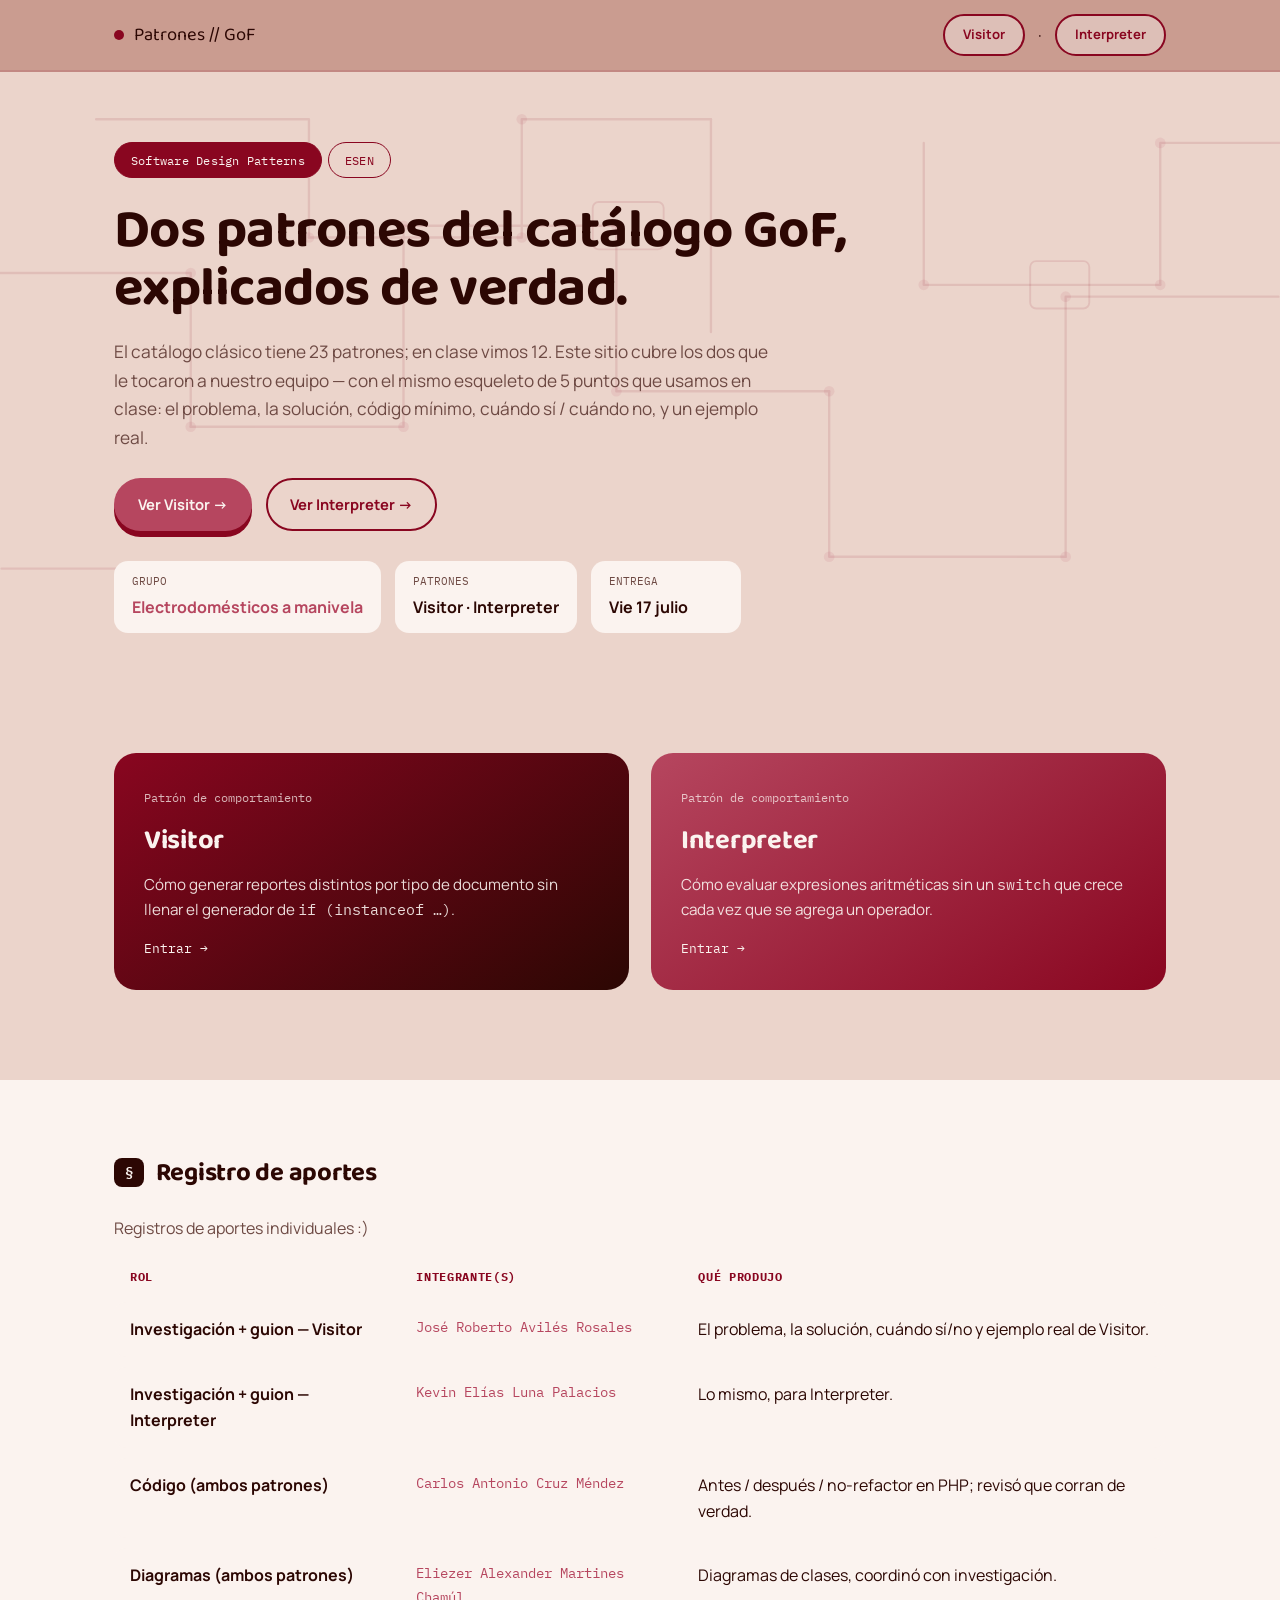
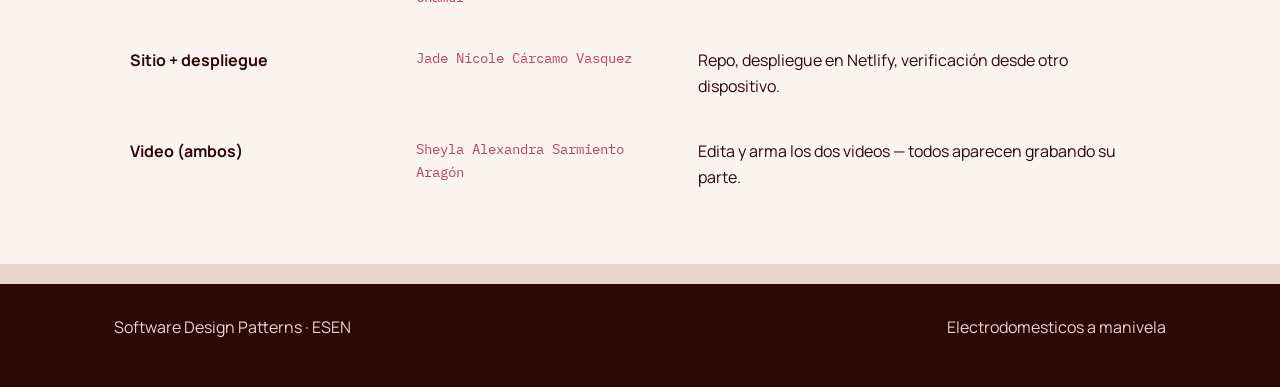
<file: index.html>
<!doctype html>
<html lang="es">
<head>
<meta charset="UTF-8">
<meta name="viewport" content="width=device-width, initial-scale=1">
<title>Patrones de Diseño — Visitor &amp; Interpreter</title>
<meta name="description" content="Mini-sitio del equipo sobre los patrones de diseño Visitor e Interpreter — ESEN.">
<link rel="stylesheet" href="style.css">
</head>
<body>

<header class="site">
  <div class="wrap">
    <div class="brand"><span class="dot"></span> Patrones // GoF</div>
    <nav class="crumbs"><a href="visitor.html">Visitor</a> &nbsp;·&nbsp; <a href="interpreter.html">Interpreter</a></nav>
  </div>
</header>

<main>
  <section class="hero">
    <div class="circuit-bg">
      <svg viewBox="0 0 1200 500" preserveAspectRatio="xMidYMid slice" xmlns="http://www.w3.org/2000/svg" aria-hidden="true">
        <g fill="none" stroke="#890620" stroke-width="2" stroke-linecap="round" stroke-linejoin="round" opacity="0.10">
          <polyline points="40,50 40,170 220,170 220,300"/>
          <polyline points="220,300 400,300 400,130"/>
          <polyline points="400,130 580,130"/>
          <polyline points="580,130 580,270 760,270"/>
          <polyline points="760,270 760,410 960,410"/>
          <polyline points="960,410 960,190 1140,190"/>
          <polyline points="140,40 320,40 320,140"/>
          <polyline points="320,140 500,140 500,40 660,40"/>
          <polyline points="660,40 660,220"/>
          <polyline points="840,60 840,180 1040,180"/>
          <polyline points="1040,180 1040,60 1180,60"/>
          <polyline points="60,420 200,420 200,470"/>
        </g>
        <g fill="none" stroke="#890620" stroke-width="1.6" opacity="0.10 ">
          <rect x="560" y="110" width="60" height="40" rx="5"/>
          <rect x="930" y="160" width="50" height="40" rx="5"/>
        </g>
        <g fill="#B6465F" opacity="0.1">
          <circle cx="40" cy="170" r="4.5"/>
          <circle cx="220" cy="170" r="4.5"/>
          <circle cx="220" cy="300" r="4.5"/>
          <circle cx="400" cy="300" r="4.5"/>
          <circle cx="400" cy="130" r="4.5"/>
          <circle cx="580" cy="130" r="4.5"/>
          <circle cx="580" cy="270" r="4.5"/>
          <circle cx="760" cy="270" r="4.5"/>
          <circle cx="760" cy="410" r="4.5"/>
          <circle cx="960" cy="410" r="4.5"/>
          <circle cx="960" cy="190" r="4.5"/>
          <circle cx="320" cy="140" r="4.5"/>
          <circle cx="500" cy="140" r="4.5"/>
          <circle cx="500" cy="40" r="4.5"/>
          <circle cx="840" cy="180" r="4.5"/>
          <circle cx="1040" cy="180" r="4.5"/>
          <circle cx="1040" cy="60" r="4.5"/>
        </g>
      </svg>
    </div>
    <div class="wrap">
      <div class="pill-combo">
        <span class="pill solid">Software Design Patterns</span>
        <span class="pill">ESEN</span>
      </div>
      <h1>Dos patrones del catálogo GoF,<br>explicados de verdad.</h1>
      <p class="lead">
        El catálogo clásico tiene 23 patrones; en clase vimos 12. Este sitio cubre los dos
        que le tocaron a nuestro equipo — con el mismo esqueleto de 5 puntos que usamos en
        clase: el problema, la solución, código mínimo, cuándo sí / cuándo no, y un ejemplo real.
      </p>
      <div class="actions">
        <a class="btn primary" href="visitor.html">Ver Visitor →</a>
        <a class="btn ghost" href="interpreter.html">Ver Interpreter →</a>
      </div>

      <div class="titleblock">
        <div class="cell"><span class="k">Grupo</span><span class="v fill">Electrodomésticos a manivela</span></div>
        <div class="cell"><span class="k">Patrones</span><span class="v">Visitor · Interpreter</span></div>
        <div class="cell"><span class="k">Entrega</span><span class="v">Vie 17 julio</span></div>
      </div>
    </div>
  </section>

  <section class="block">
    <div class="wrap">
      <div class="sheets">
        <a class="sheet c1" href="visitor.html">
          <span class="tag">Patrón de comportamiento</span>
          <h3>Visitor</h3>
          <p>Cómo generar reportes distintos por tipo de documento sin llenar el generador
             de <code>if (instanceof …)</code>.</p>
          <span class="go">Entrar →</span>
        </a>
        <a class="sheet c2" href="interpreter.html">
          <span class="tag">Patrón de comportamiento</span>
          <h3>Interpreter</h3>
          <p>Cómo evaluar expresiones aritméticas sin un <code>switch</code> que crece
             cada vez que se agrega un operador.</p>
          <span class="go">Entrar →</span>
        </a>
      </div>
    </div>
  </section>

  <section class="block tint">
    <div class="wrap">
      <h2><span class="idx">§</span> Registro de aportes</h2>
      <p style="color:var(--muted); max-width:70ch;">
        Registros de aportes individuales :)
      </p>
      <table class="aportes">
        <tr><th>Rol</th><th>Integrante(s)</th><th>Qué produjo</th></tr>
        <tr>
          <td>Investigación + guion — Visitor</td>
          <td class="name">José Roberto Avilés Rosales</td>
          <td>El problema, la solución, cuándo sí/no y ejemplo real de Visitor.</td>
        </tr>
        <tr>
          <td>Investigación + guion — Interpreter</td>
          <td class="name">Kevin Elías Luna Palacios</td>
          <td>Lo mismo, para Interpreter.</td>
        </tr>
        <tr>
          <td>Código (ambos patrones)</td>
          <td class="name">Carlos Antonio Cruz Méndez</td>
          <td>Antes / después / no-refactor en PHP; revisó que corran de verdad.</td>
        </tr>
        <tr>
          <td>Diagramas (ambos patrones)</td>
          <td class="name">Eliezer Alexander Martines Chamúl</td>
          <td>Diagramas de clases, coordinó con investigación.</td>
        </tr>
        <tr>
          <td>Sitio + despliegue</td>
          <td class="name">Jade Nicole Cárcamo Vasquez</td>
          <td>Repo, despliegue en Netlify, verificación desde otro dispositivo.</td>
        </tr>
        <tr>
          <td>Video (ambos)</td>
          <td class="name">Sheyla Alexandra Sarmiento Aragón</td>
          <td>Edita y arma los dos videos — todos aparecen grabando su parte.</td>
        </tr>
      </table>
    </div>
  </section>
</main>

<footer class="site">
  <div class="wrap">
    <span>Software Design Patterns · ESEN</span>
    <span>Electrodomesticos a manivela</span>
  </div>
</footer>

</body>
</html>
</file>
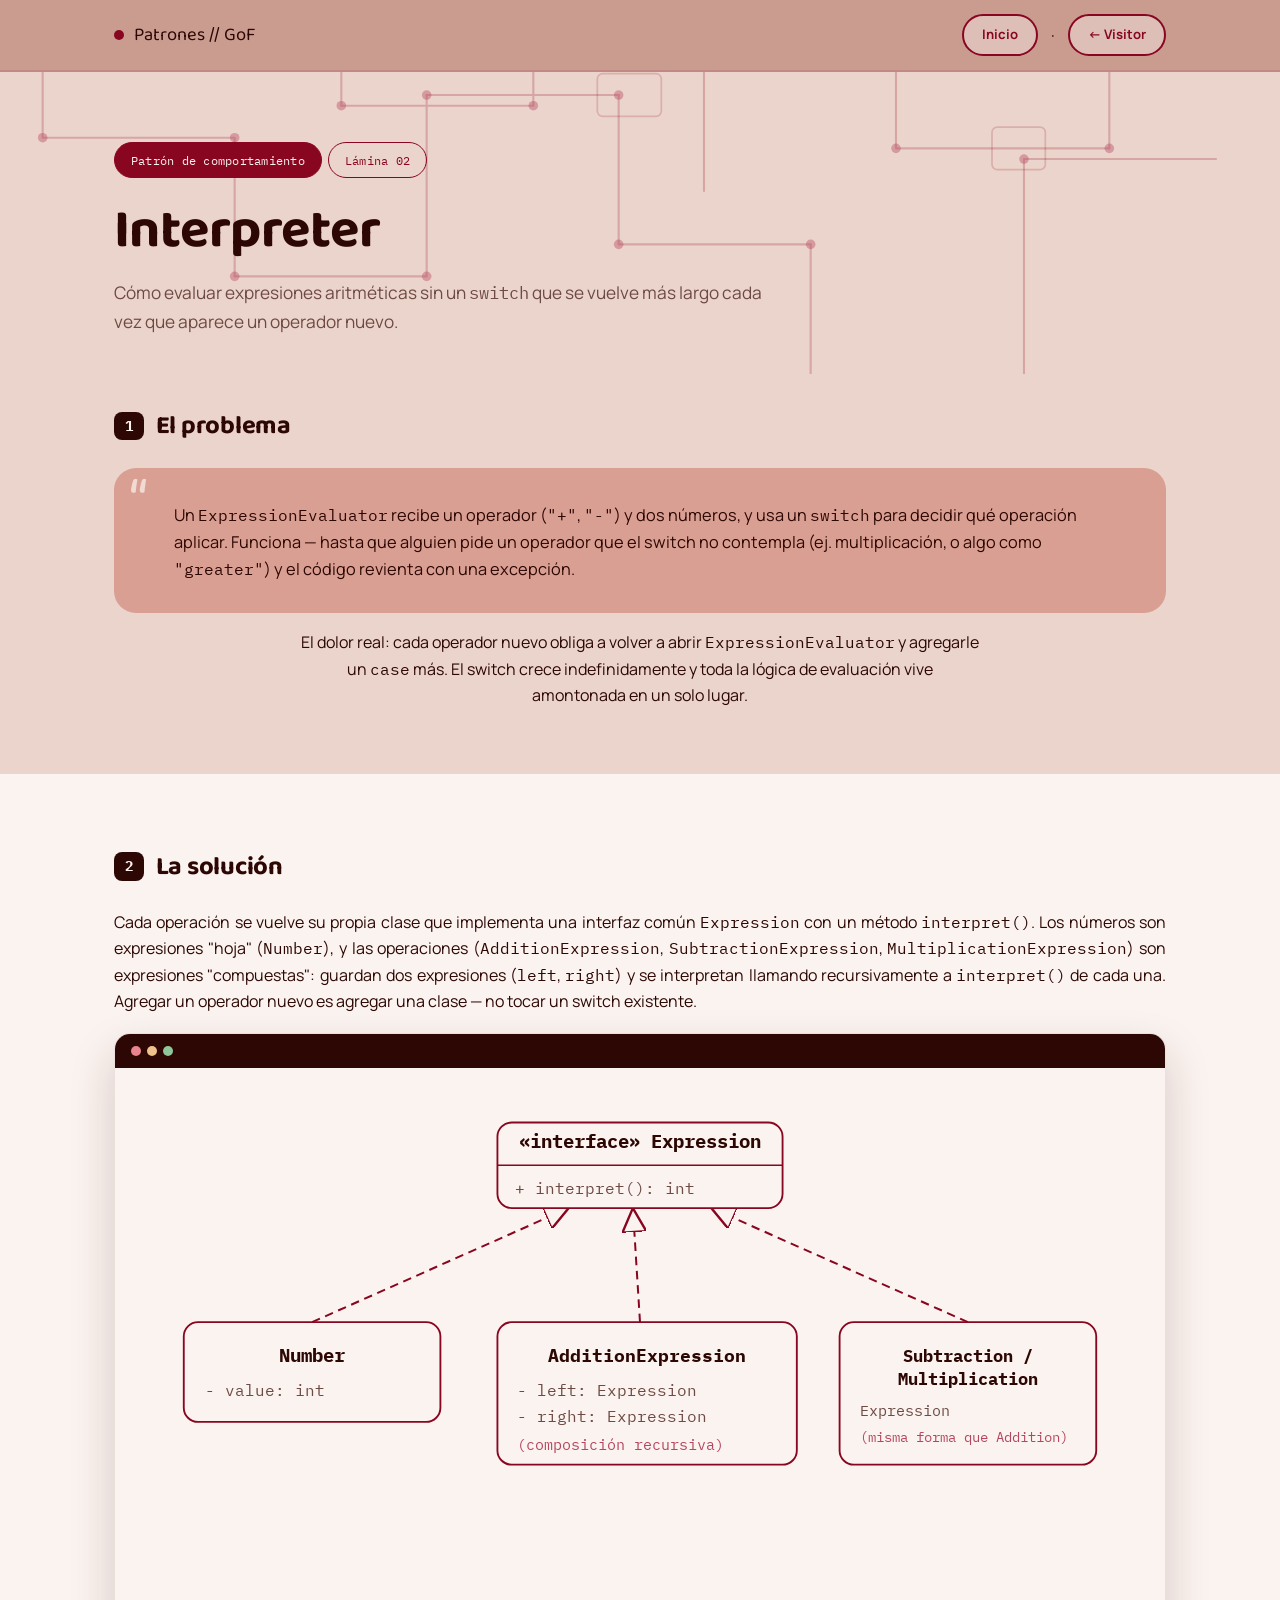
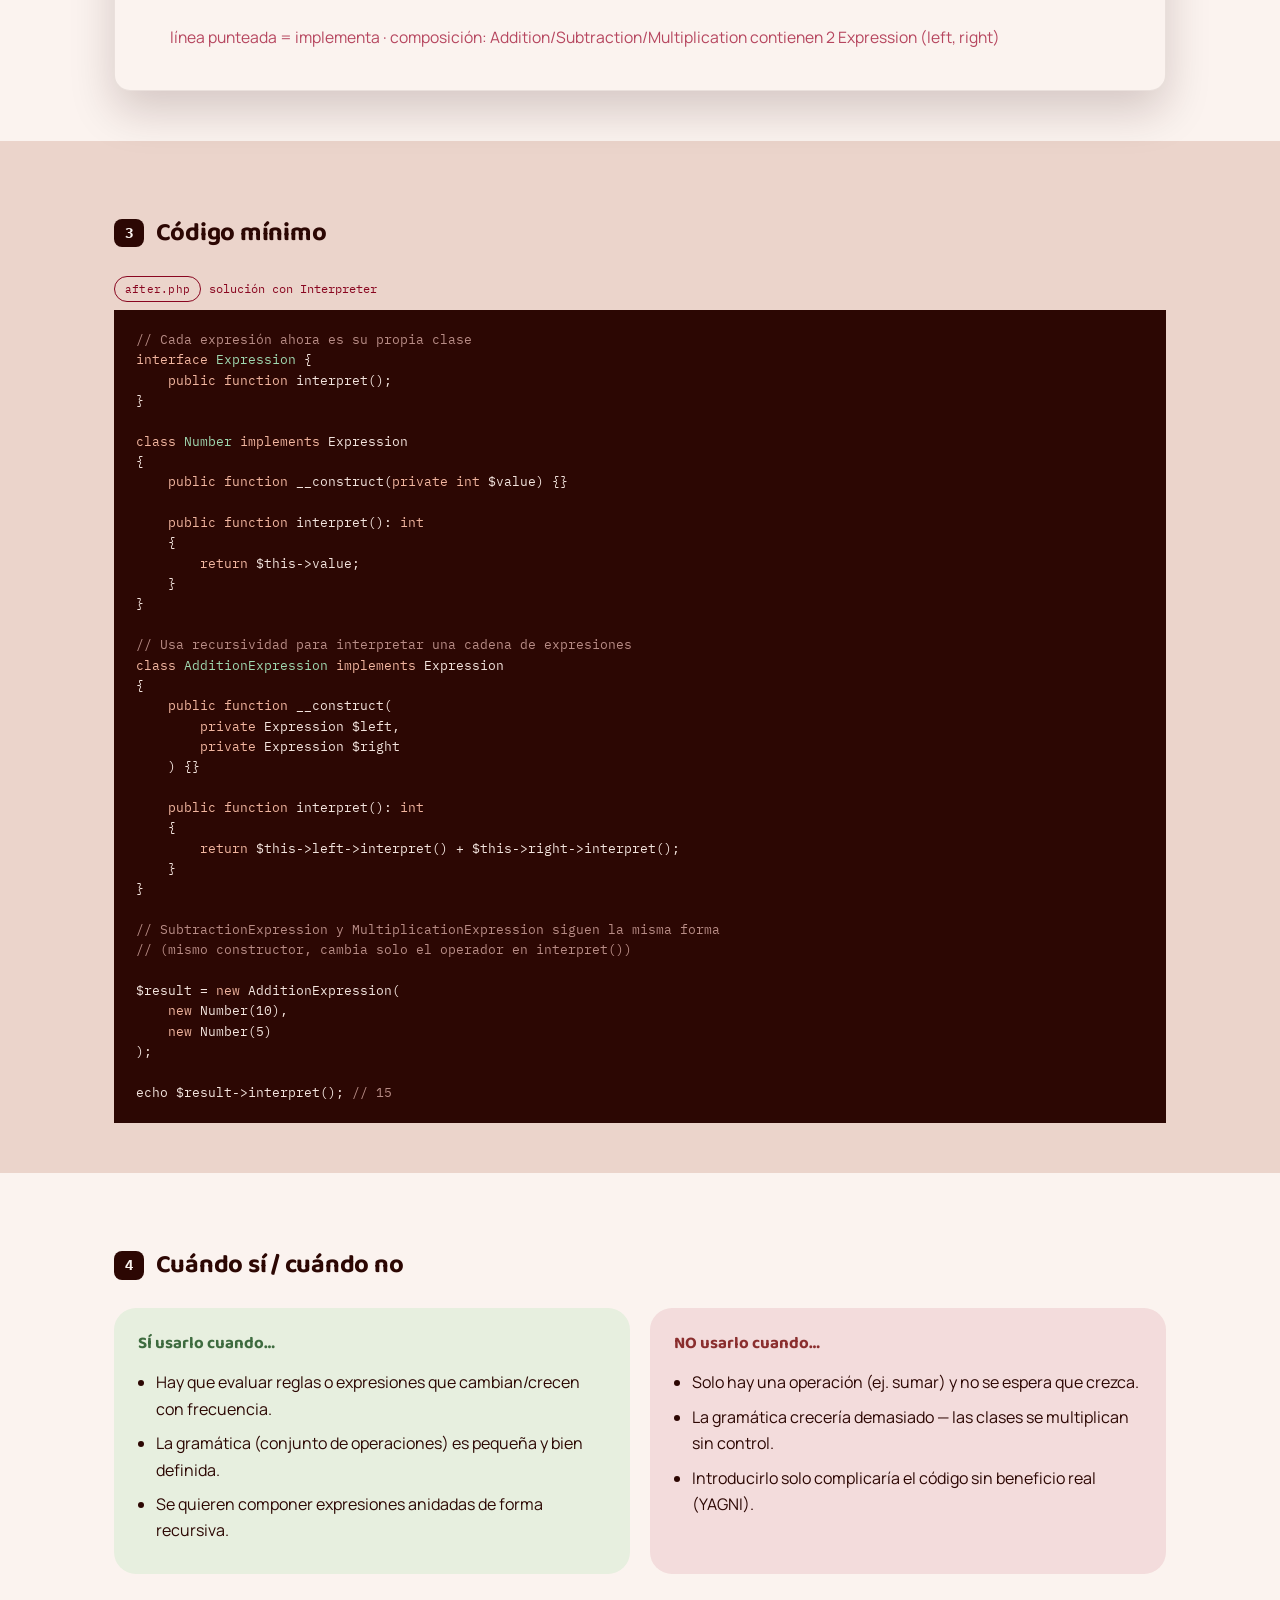
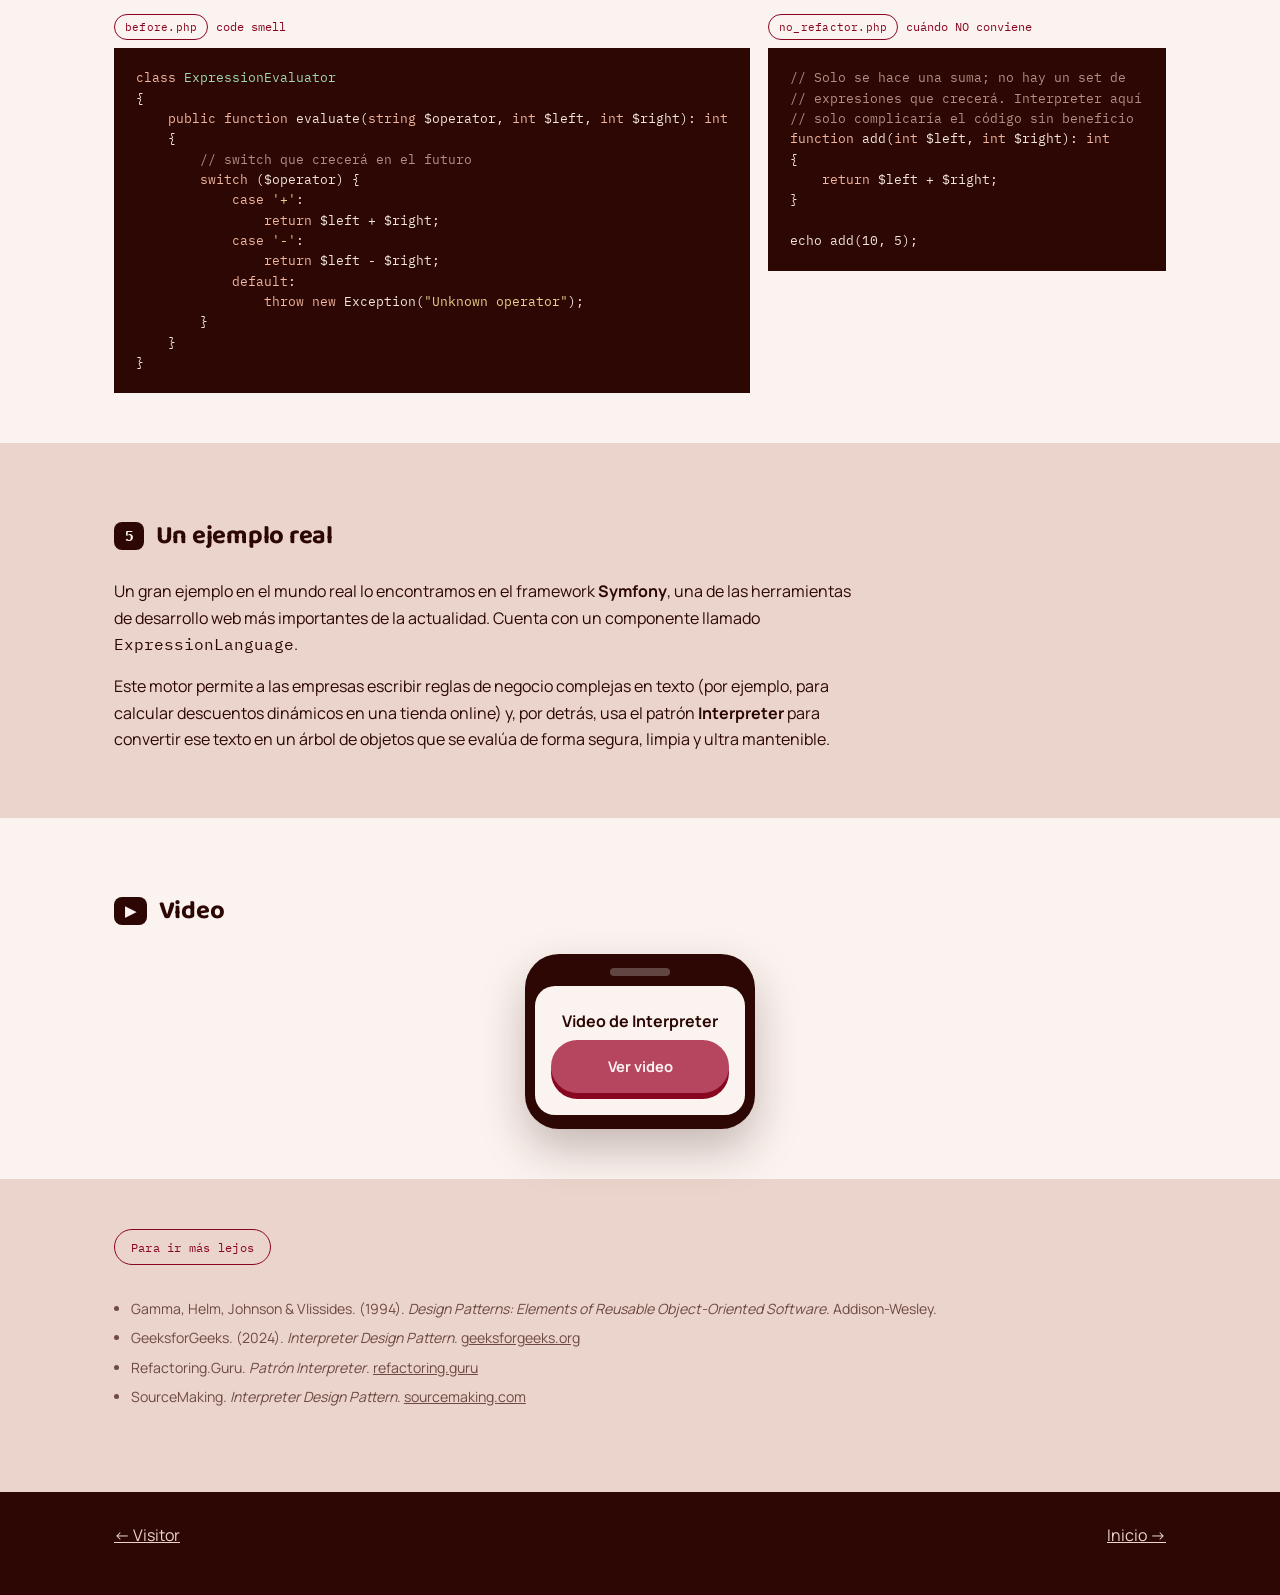
<file: interpreter.html>
<!doctype html>
<html lang="es">
<head>
<meta charset="UTF-8">
<meta name="viewport" content="width=device-width, initial-scale=1">
<title>Interpreter — Patrones de Diseño</title>
<meta name="description" content="Patrón de diseño Interpreter: el problema, la solución, código mínimo, cuándo usarlo y un ejemplo real.">
<link rel="stylesheet" href="style.css">
</head>
<body>

<header class="site">
  <div class="wrap">
    <div class="brand"><span class="dot"></span> Patrones // GoF</div>
    <nav class="crumbs"><a href="index.html">Inicio</a> &nbsp;·&nbsp; <a href="visitor.html">← Visitor</a></nav>
  </div>
</header>

<main>
  <section class="hero" style="padding-bottom:20px;">
    <div class="circuit-bg">
      <svg viewBox="0 0 1200 500" preserveAspectRatio="xMidYMid slice" xmlns="http://www.w3.org/2000/svg" aria-hidden="true">
        <g fill="none" stroke="#890620" stroke-width="2" stroke-linecap="round" stroke-linejoin="round" opacity="0.22">
          <polyline points="40,50 40,170 220,170 220,300"/>
          <polyline points="220,300 400,300 400,130"/>
          <polyline points="400,130 580,130"/>
          <polyline points="580,130 580,270 760,270"/>
          <polyline points="760,270 760,410 960,410"/>
          <polyline points="960,410 960,190 1140,190"/>
          <polyline points="140,40 320,40 320,140"/>
          <polyline points="320,140 500,140 500,40 660,40"/>
          <polyline points="660,40 660,220"/>
          <polyline points="840,60 840,180 1040,180"/>
          <polyline points="1040,180 1040,60 1180,60"/>
          <polyline points="60,420 200,420 200,470"/>
        </g>
        <g fill="none" stroke="#890620" stroke-width="1.6" opacity="0.18">
          <rect x="560" y="110" width="60" height="40" rx="5"/>
          <rect x="930" y="160" width="50" height="40" rx="5"/>
        </g>
        <g fill="#B6465F" opacity="0.4">
          <circle cx="40" cy="170" r="4.5"/>
          <circle cx="220" cy="170" r="4.5"/>
          <circle cx="220" cy="300" r="4.5"/>
          <circle cx="400" cy="300" r="4.5"/>
          <circle cx="400" cy="130" r="4.5"/>
          <circle cx="580" cy="130" r="4.5"/>
          <circle cx="580" cy="270" r="4.5"/>
          <circle cx="760" cy="270" r="4.5"/>
          <circle cx="760" cy="410" r="4.5"/>
          <circle cx="960" cy="410" r="4.5"/>
          <circle cx="960" cy="190" r="4.5"/>
          <circle cx="320" cy="140" r="4.5"/>
          <circle cx="500" cy="140" r="4.5"/>
          <circle cx="500" cy="40" r="4.5"/>
          <circle cx="840" cy="180" r="4.5"/>
          <circle cx="1040" cy="180" r="4.5"/>
          <circle cx="1040" cy="60" r="4.5"/>
        </g>
      </svg>
    </div>
    <div class="wrap">
      <div class="pill-combo">
        <span class="pill solid">Patrón de comportamiento</span>
        <span class="pill">Lámina 02</span>
      </div>
      <h1>Interpreter</h1>
      <p class="lead">Cómo evaluar expresiones aritméticas sin un <code>switch</code>
        que se vuelve más largo cada vez que aparece un operador nuevo.</p>
    </div>
  </section>

  <section class="block" style="padding-top:10px;">
    <div class="wrap">
      <h2><span class="idx">1</span> El problema</h2>
      <div class="bigquote">
        <p>
          Un <code>ExpressionEvaluator</code> recibe un operador (<code>"+"</code>,
          <code>"-"</code>) y dos números, y usa un <code>switch</code> para decidir qué
          operación aplicar. Funciona — hasta que alguien pide un operador que el switch no
          contempla (ej. multiplicación, o algo como <code>"greater"</code>) y el código
          revienta con una excepción.
        </p>
      </div>
      <div class="body center">
        <p>
          El dolor real: cada operador nuevo obliga a volver a abrir
          <code>ExpressionEvaluator</code> y agregarle un <code>case</code> más. El switch
          crece indefinidamente y toda la lógica de evaluación vive amontonada en un solo
          lugar.
        </p>
      </div>
    </div>
  </section>

  <section class="block tint">
    <div class="wrap">
      <h2><span class="idx">2</span> La solución</h2>
      <div class="body wide">
        <p>
          Cada operación se vuelve su propia clase que implementa una interfaz común
          <code>Expression</code> con un método <code>interpret()</code>. Los números son
          expresiones "hoja" (<code>Number</code>), y las operaciones
          (<code>AdditionExpression</code>, <code>SubtractionExpression</code>,
          <code>MultiplicationExpression</code>) son expresiones "compuestas": guardan dos
          expresiones (<code>left</code>, <code>right</code>) y se interpretan llamando
          recursivamente a <code>interpret()</code> de cada una. Agregar un operador nuevo es
          agregar una clase — no tocar un switch existente.
        </p>
      </div>

      <div class="diagram-wrap">
        <div class="device-frame browser">
          <div class="chrome"><span></span><span></span><span></span></div>
          <div class="screen">
            <div class="diagram">
              <svg viewBox="0 0 700 400" xmlns="http://www.w3.org/2000/svg" role="img" aria-label="Diagrama de clases del patrón Interpreter aplicado a expresiones aritméticas">
                <defs>
                  <marker id="tri-i" markerWidth="14" markerHeight="12" refX="12" refY="6" orient="auto">
                    <path d="M0,0 L12,6 L0,12 Z" fill="#FBF3EF" stroke="#890620" stroke-width="1.2"/>
                  </marker>
                </defs>

                <!-- realization arrows -->
                <line x1="120" y1="160" x2="300" y2="80" stroke="#890620" stroke-width="1.4" stroke-dasharray="6 4" marker-end="url(#tri-i)"/>
                <line x1="350" y1="160" x2="345" y2="80" stroke="#890620" stroke-width="1.4" stroke-dasharray="6 4" marker-end="url(#tri-i)"/>
                <line x1="580" y1="160" x2="400" y2="80" stroke="#890620" stroke-width="1.4" stroke-dasharray="6 4" marker-end="url(#tri-i)"/>

                <g font-family="IBM Plex Mono">
                  <!-- Expression -->
                  <rect x="250" y="20" width="200" height="60" rx="10" fill="#FBF3EF" stroke="#890620" stroke-width="1.3"/>
                  <line x1="250" y1="50" x2="450" y2="50" stroke="#890620" stroke-width="1"/>
                  <text x="350" y="38" text-anchor="middle" fill="#2C0703" font-size="13.5" font-weight="700">«interface» Expression</text>
                  <text x="262" y="70" fill="#6E4A44" font-size="11">+ interpret(): int</text>

                  <!-- Number -->
                  <rect x="30" y="160" width="180" height="70" rx="10" fill="#FBF3EF" stroke="#890620" stroke-width="1.3"/>
                  <text x="120" y="188" text-anchor="middle" fill="#2C0703" font-size="13" font-weight="700">Number</text>
                  <text x="45" y="212" fill="#6E4A44" font-size="11">- value: int</text>

                  <!-- AdditionExpression -->
                  <rect x="250" y="160" width="210" height="100" rx="10" fill="#FBF3EF" stroke="#890620" stroke-width="1.3"/>
                  <text x="355" y="188" text-anchor="middle" fill="#2C0703" font-size="12.5" font-weight="700">AdditionExpression</text>
                  <text x="264" y="212" fill="#6E4A44" font-size="11">- left: Expression</text>
                  <text x="264" y="230" fill="#6E4A44" font-size="11">- right: Expression</text>
                  <text x="264" y="250" fill="#B6465F" font-size="10.5">(composición recursiva)</text>

                  <!-- Subtraction / Multiplication -->
                  <rect x="490" y="160" width="180" height="100" rx="10" fill="#FBF3EF" stroke="#890620" stroke-width="1.3"/>
                  <text x="580" y="188" text-anchor="middle" fill="#2C0703" font-size="12" font-weight="700">Subtraction /</text>
                  <text x="580" y="204" text-anchor="middle" fill="#2C0703" font-size="12" font-weight="700">Multiplication</text>
                  <text x="504" y="226" fill="#6E4A44" font-size="10.5">Expression</text>
                  <text x="504" y="244" fill="#B6465F" font-size="10">(misma forma que Addition)</text>
                </g>
                <text x="20" y="385" fill="#B6465F" font-size="11">línea punteada = implementa · composición: Addition/Subtraction/Multiplication contienen 2 Expression (left, right)</text>
              </svg>
            </div>
          </div>
        </div>
      </div>
    </div>
  </section>

  <section class="block">
    <div class="wrap">
      <h2><span class="idx">3</span> Código mínimo</h2>
      <div class="codewindow">
        <div class="label"><span class="pill">after.php</span> solución con Interpreter</div>
        <pre><span class="cm">// Cada expresión ahora es su propia clase</span>
<span class="kw">interface</span> <span class="cls">Expression</span> {
    <span class="kw">public function</span> interpret();
}

<span class="kw">class</span> <span class="cls">Number</span> <span class="kw">implements</span> Expression
{
    <span class="kw">public function</span> __construct(<span class="kw">private int</span> $value) {}

    <span class="kw">public function</span> interpret(): <span class="kw">int</span>
    {
        <span class="kw">return</span> $this->value;
    }
}

<span class="cm">// Usa recursividad para interpretar una cadena de expresiones</span>
<span class="kw">class</span> <span class="cls">AdditionExpression</span> <span class="kw">implements</span> Expression
{
    <span class="kw">public function</span> __construct(
        <span class="kw">private</span> Expression $left,
        <span class="kw">private</span> Expression $right
    ) {}

    <span class="kw">public function</span> interpret(): <span class="kw">int</span>
    {
        <span class="kw">return</span> $this->left->interpret() + $this->right->interpret();
    }
}

<span class="cm">// SubtractionExpression y MultiplicationExpression siguen la misma forma</span>
<span class="cm">// (mismo constructor, cambia solo el operador en interpret())</span>

$result = <span class="kw">new</span> AdditionExpression(
    <span class="kw">new</span> Number(10),
    <span class="kw">new</span> Number(5)
);

echo $result->interpret(); <span class="cm">// 15</span></pre>
      </div>
    </div>
  </section>

  <section class="block tint">
    <div class="wrap">
      <h2><span class="idx">4</span> Cuándo sí / cuándo no</h2>
      <div class="grid2">
        <div class="col si">
          <h4>SÍ usarlo cuando…</h4>
          <ul>
            <li>Hay que evaluar reglas o expresiones que cambian/crecen con frecuencia.</li>
            <li>La gramática (conjunto de operaciones) es pequeña y bien definida.</li>
            <li>Se quieren componer expresiones anidadas de forma recursiva.</li>
          </ul>
        </div>
        <div class="col no">
          <h4>NO usarlo cuando…</h4>
          <ul>
            <li>Solo hay una operación (ej. sumar) y no se espera que crezca.</li>
            <li>La gramática crecería demasiado — las clases se multiplican sin control.</li>
            <li>Introducirlo solo complicaría el código sin beneficio real (YAGNI).</li>
          </ul>
        </div>
      </div>

      <div class="codepair">
        <div class="codewindow">
          <div class="label"><span class="pill">before.php</span> code smell</div>
          <pre><span class="kw">class</span> <span class="cls">ExpressionEvaluator</span>
{
    <span class="kw">public function</span> evaluate(<span class="kw">string</span> $operator, <span class="kw">int</span> $left, <span class="kw">int</span> $right): <span class="kw">int</span>
    {
        <span class="cm">// switch que crecerá en el futuro</span>
        <span class="kw">switch</span> ($operator) {
            <span class="kw">case</span> <span class="str">'+'</span>:
                <span class="kw">return</span> $left + $right;
            <span class="kw">case</span> <span class="str">'-'</span>:
                <span class="kw">return</span> $left - $right;
            <span class="kw">default</span>:
                <span class="kw">throw new</span> Exception(<span class="str">"Unknown operator"</span>);
        }
    }
}</pre>
        </div>
        <div class="codewindow">
          <div class="label"><span class="pill">no_refactor.php</span> cuándo NO conviene</div>
          <pre><span class="cm">// Solo se hace una suma; no hay un set de
// expresiones que crecerá. Interpreter aquí
// solo complicaría el código sin beneficio</span>
<span class="kw">function</span> add(<span class="kw">int</span> $left, <span class="kw">int</span> $right): <span class="kw">int</span>
{
    <span class="kw">return</span> $left + $right;
}

echo add(10, 5);</pre>
        </div>
      </div>
    </div>
  </section>

  <section class="block">
  <div class="wrap">
    <h2><span class="idx">5</span> Un ejemplo real</h2>
    <div class="body">
      <p>
        Un gran ejemplo en el mundo real lo encontramos en el framework <strong>Symfony</strong>, 
        una de las herramientas de desarrollo web más importantes de la actualidad. Cuenta con un 
        componente llamado <code>ExpressionLanguage</code>.
      </p>
      <p>
        Este motor permite a las empresas escribir reglas de negocio complejas en texto (por ejemplo, 
        para calcular descuentos dinámicos en una tienda online) y, por detrás, usa el patrón 
        <strong>Interpreter</strong> para convertir ese texto en un árbol de objetos que se evalúa de 
        forma segura, limpia y ultra mantenible.
      </p>
    </div>
  </div>
</section>

  <section class="block tint">
    <div class="wrap">
      <h2><span class="idx">▶</span> Video</h2>
      <div class="videoblock">
        <div class="device-frame phone">
          <div class="notch"></div>
          <div class="screen">
            <strong>Video de Interpreter</strong>
            <a class="btn primary" href="videos/video-interpreter_bynj0EXU.mp4" target="_blank" rel="noopener" style="width:100%; justify-content:center;">Ver video</a>
          </div>
        </div>
      </div>
    </div>
  </section>

  <section class="block">
    <div class="wrap">
      <div class="pill-combo"><span class="pill">Para ir más lejos</span></div>
      <ul class="sources">
        <li>Gamma, Helm, Johnson &amp; Vlissides. (1994). <em>Design Patterns: Elements of Reusable Object-Oriented Software</em>. Addison-Wesley.</li>
        <li>GeeksforGeeks. (2024). <em>Interpreter Design Pattern</em>. <a href="https://www.geeksforgeeks.org/interpreter-design-pattern/" target="_blank" rel="noopener">geeksforgeeks.org</a></li>
        <li>Refactoring.Guru. <em>Patrón Interpreter</em>. <a href="https://refactoring.guru/es/design-patterns/interpreter" target="_blank" rel="noopener">refactoring.guru</a></li>
        <li>SourceMaking. <em>Interpreter Design Pattern</em>. <a href="https://sourcemaking.com/design_patterns/interpreter" target="_blank" rel="noopener">sourcemaking.com</a></li>
      </ul>
    </div>
  </section>
</main>

<footer class="site">
  <div class="wrap">
    <a href="visitor.html">← Visitor</a>
    <a href="index.html">Inicio →</a>
  </div>
</footer>

</body>
</html>
</file>
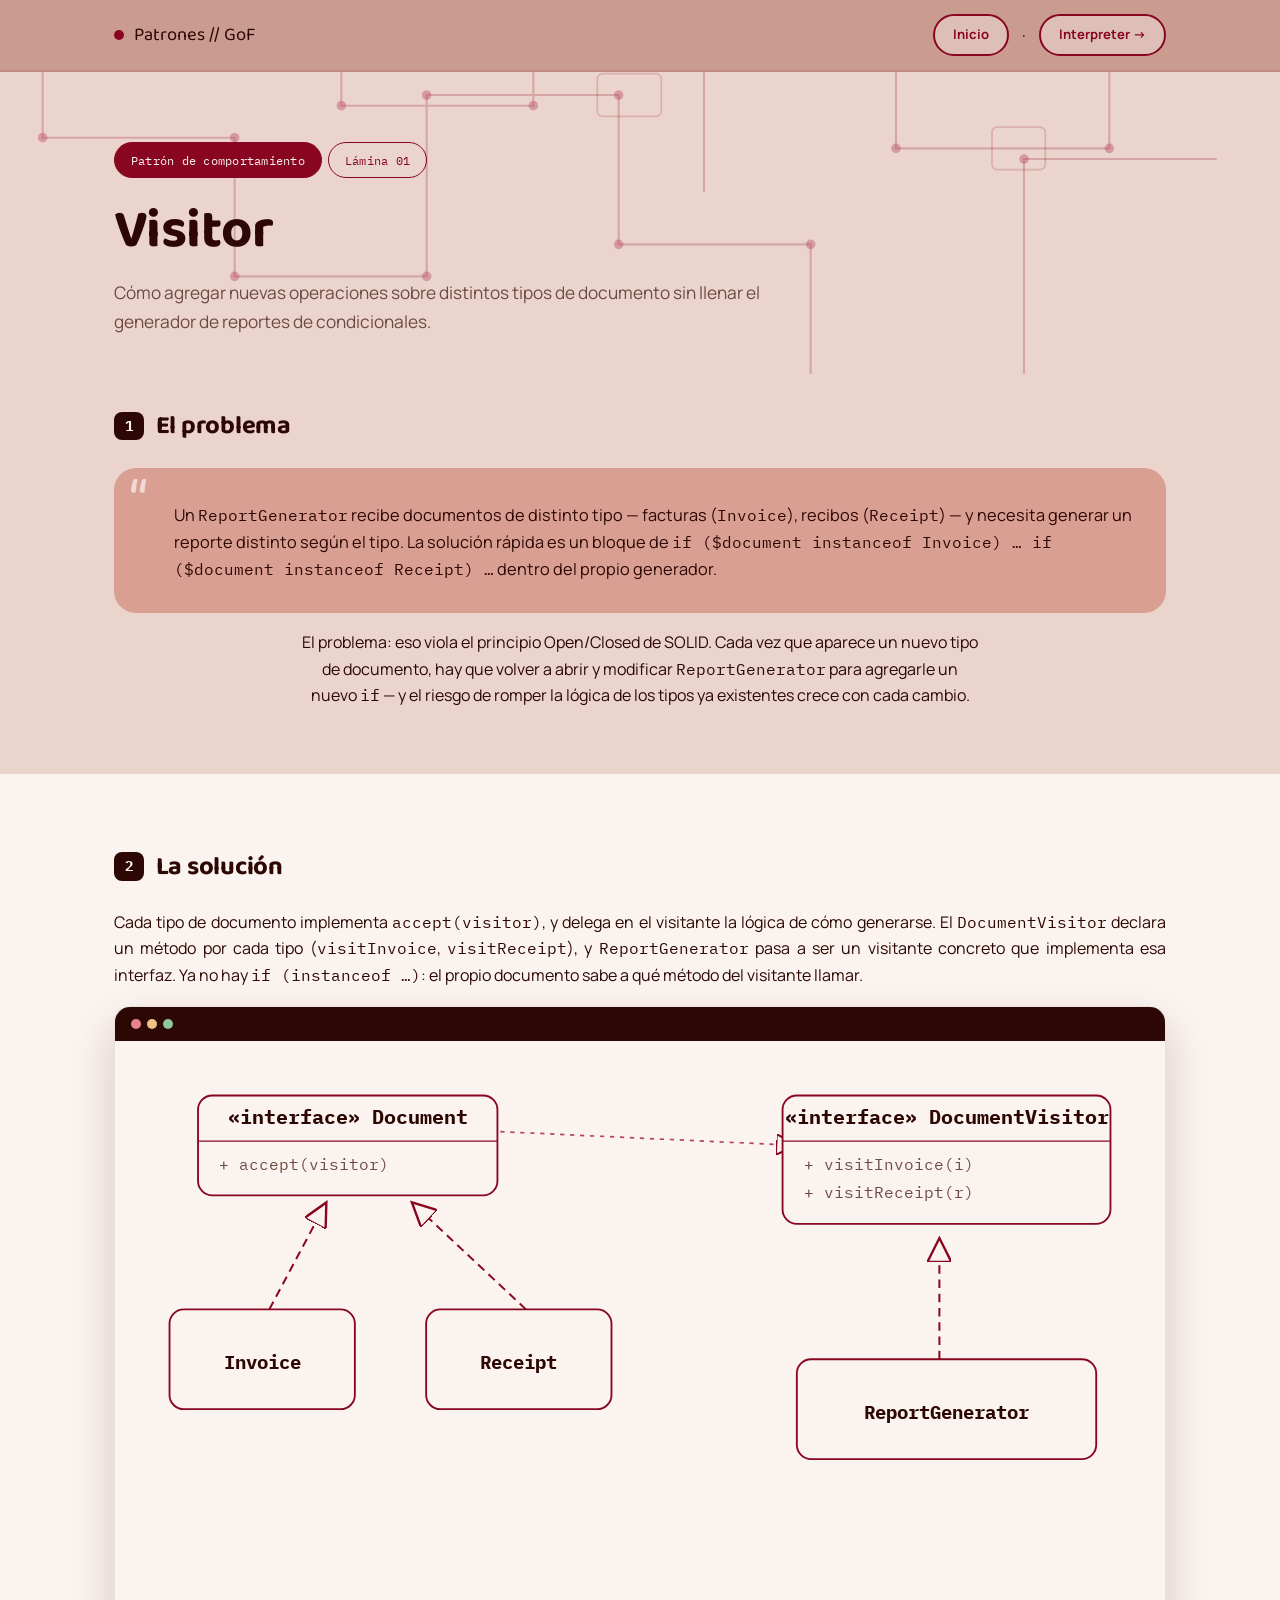
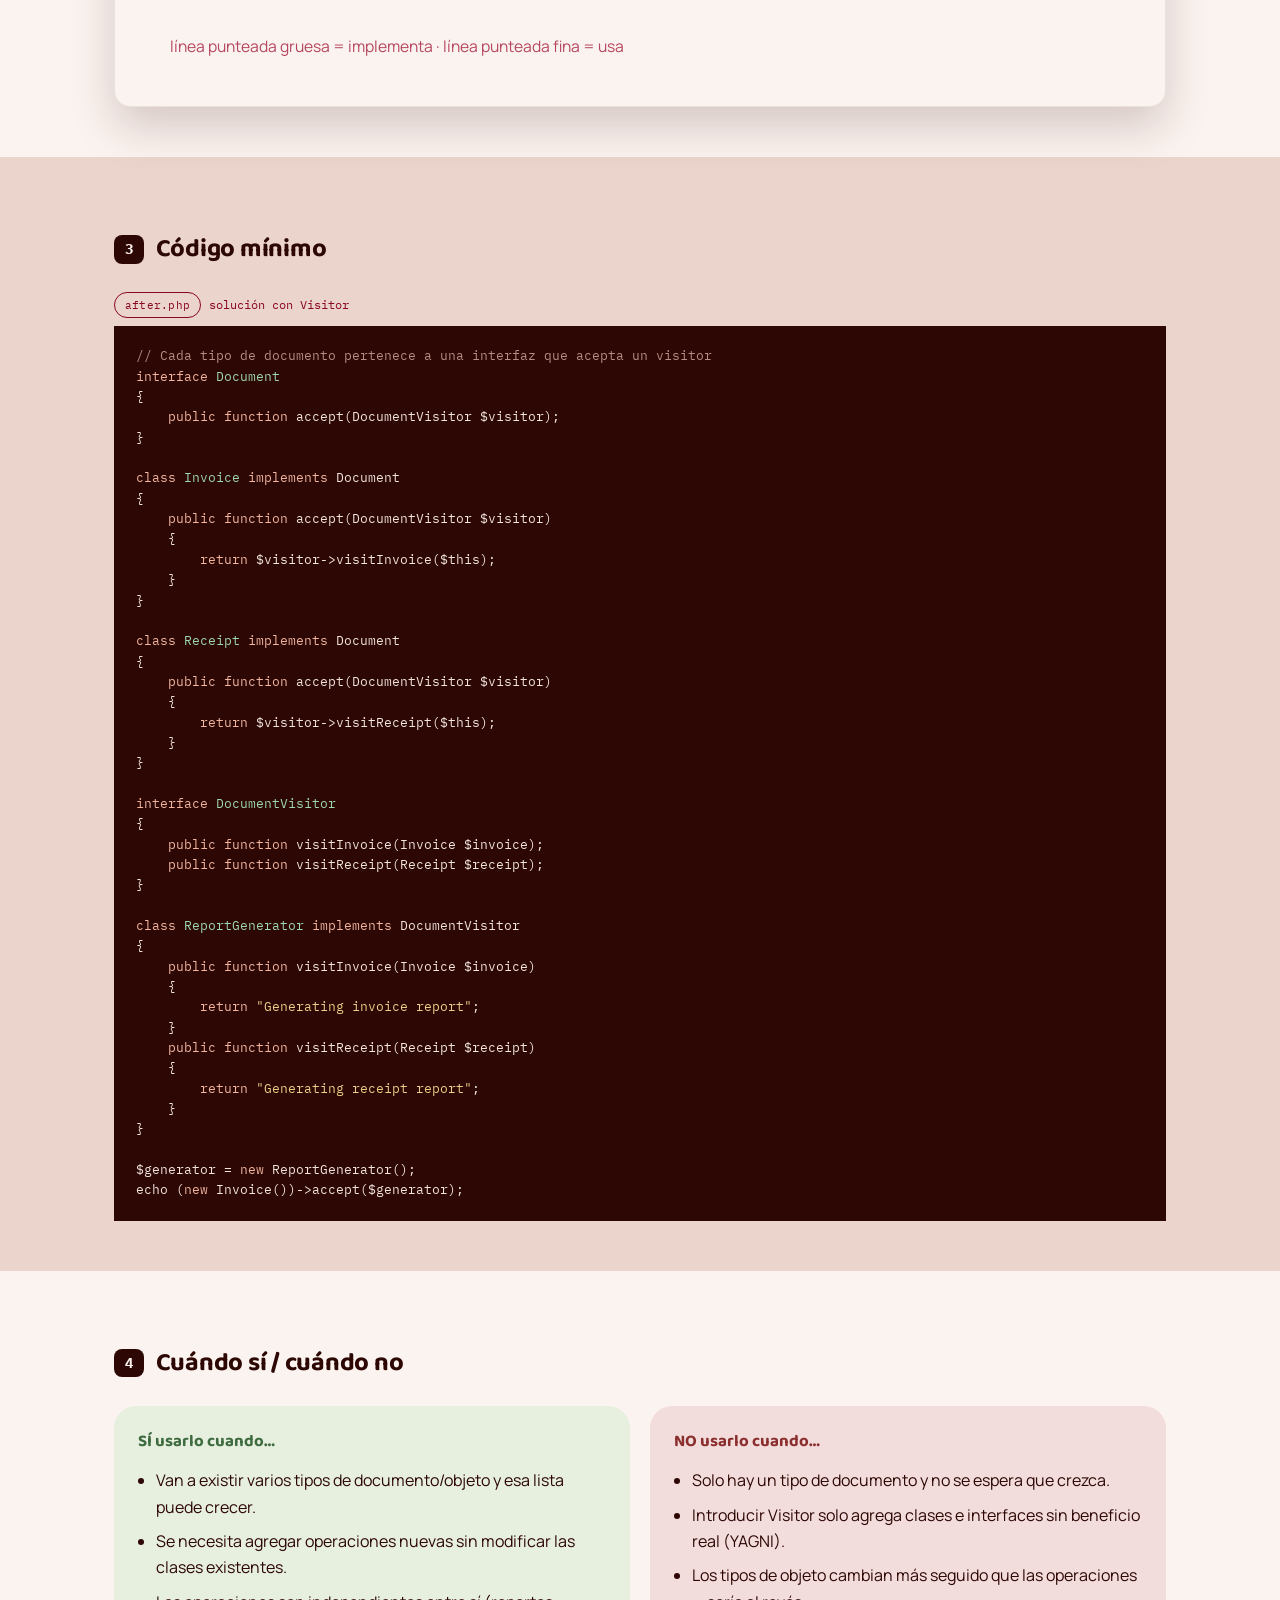
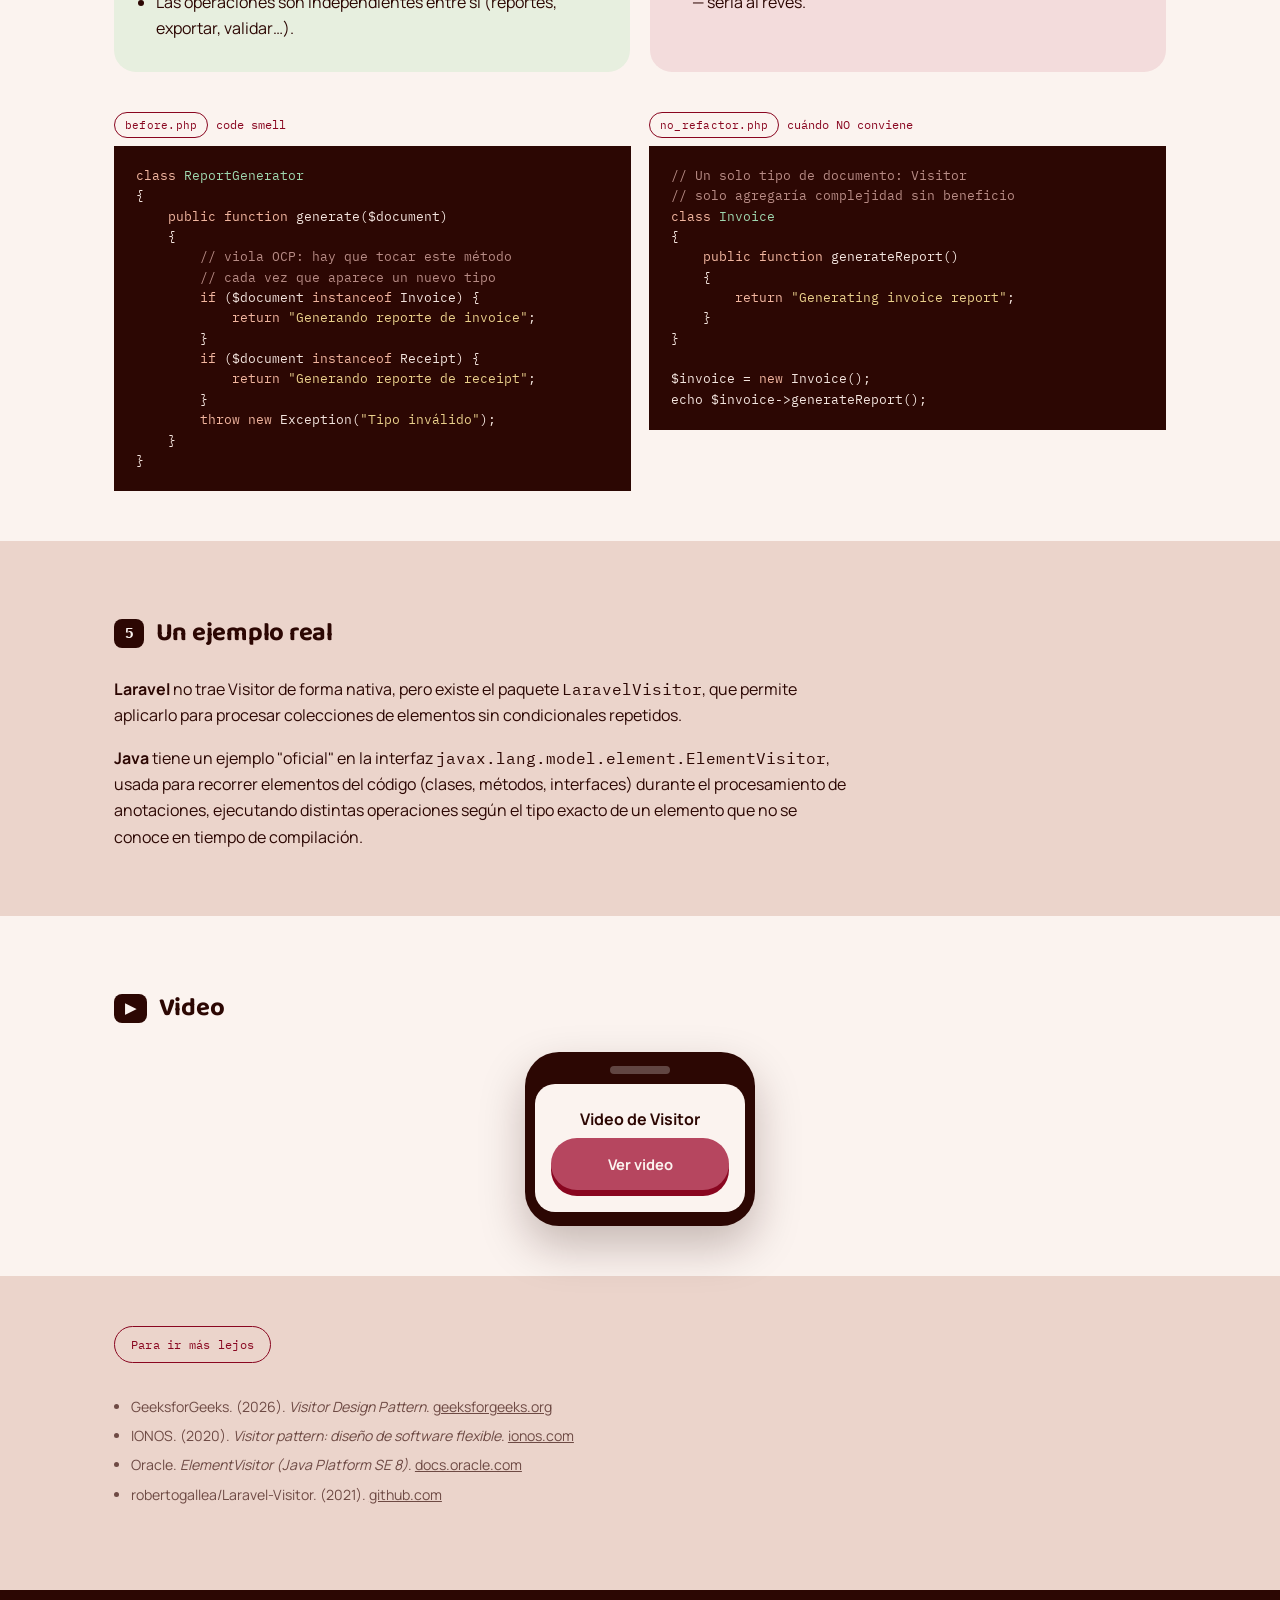
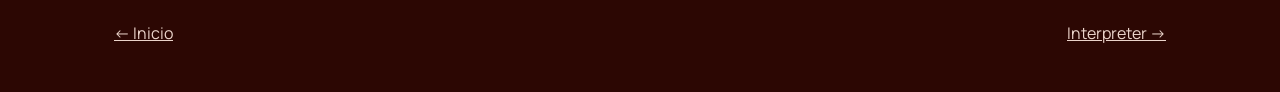
<file: visitor.html>
<!doctype html>
<html lang="es">
<head>
<meta charset="UTF-8">
<meta name="viewport" content="width=device-width, initial-scale=1">
<title>Visitor — Patrones de Diseño</title>
<meta name="description" content="Patrón de diseño Visitor: el problema, la solución, código mínimo, cuándo usarlo y un ejemplo real.">
<link rel="stylesheet" href="style.css">
</head>
<body>

<header class="site">
  <div class="wrap">
    <div class="brand"><span class="dot"></span> Patrones // GoF</div>
    <nav class="crumbs"><a href="index.html">Inicio</a> &nbsp;·&nbsp; <a href="interpreter.html">Interpreter →</a></nav>
  </div>
</header>

<main>
  <section class="hero" style="padding-bottom:20px;">
    <div class="circuit-bg">
      <svg viewBox="0 0 1200 500" preserveAspectRatio="xMidYMid slice" xmlns="http://www.w3.org/2000/svg" aria-hidden="true">
        <g fill="none" stroke="#890620" stroke-width="2" stroke-linecap="round" stroke-linejoin="round" opacity="0.22">
          <polyline points="40,50 40,170 220,170 220,300"/>
          <polyline points="220,300 400,300 400,130"/>
          <polyline points="400,130 580,130"/>
          <polyline points="580,130 580,270 760,270"/>
          <polyline points="760,270 760,410 960,410"/>
          <polyline points="960,410 960,190 1140,190"/>
          <polyline points="140,40 320,40 320,140"/>
          <polyline points="320,140 500,140 500,40 660,40"/>
          <polyline points="660,40 660,220"/>
          <polyline points="840,60 840,180 1040,180"/>
          <polyline points="1040,180 1040,60 1180,60"/>
          <polyline points="60,420 200,420 200,470"/>
        </g>
        <g fill="none" stroke="#890620" stroke-width="1.6" opacity="0.18">
          <rect x="560" y="110" width="60" height="40" rx="5"/>
          <rect x="930" y="160" width="50" height="40" rx="5"/>
        </g>
        <g fill="#B6465F" opacity="0.4">
          <circle cx="40" cy="170" r="4.5"/>
          <circle cx="220" cy="170" r="4.5"/>
          <circle cx="220" cy="300" r="4.5"/>
          <circle cx="400" cy="300" r="4.5"/>
          <circle cx="400" cy="130" r="4.5"/>
          <circle cx="580" cy="130" r="4.5"/>
          <circle cx="580" cy="270" r="4.5"/>
          <circle cx="760" cy="270" r="4.5"/>
          <circle cx="760" cy="410" r="4.5"/>
          <circle cx="960" cy="410" r="4.5"/>
          <circle cx="960" cy="190" r="4.5"/>
          <circle cx="320" cy="140" r="4.5"/>
          <circle cx="500" cy="140" r="4.5"/>
          <circle cx="500" cy="40" r="4.5"/>
          <circle cx="840" cy="180" r="4.5"/>
          <circle cx="1040" cy="180" r="4.5"/>
          <circle cx="1040" cy="60" r="4.5"/>
        </g>
      </svg>
    </div>
    <div class="wrap">
      <div class="pill-combo">
        <span class="pill solid">Patrón de comportamiento</span>
        <span class="pill">Lámina 01</span>
      </div>
      <h1>Visitor</h1>
      <p class="lead">Cómo agregar nuevas operaciones sobre distintos tipos de documento
        sin llenar el generador de reportes de condicionales.</p>
    </div>
  </section>

  <section class="block" style="padding-top:10px;">
    <div class="wrap">
      <h2><span class="idx">1</span> El problema</h2>
      <div class="bigquote">
        <p>
          Un <code>ReportGenerator</code> recibe documentos de distinto tipo — facturas
          (<code>Invoice</code>), recibos (<code>Receipt</code>) — y necesita generar un
          reporte distinto según el tipo. La solución rápida es un bloque de
          <code>if ($document instanceof Invoice) … if ($document instanceof Receipt) …</code>
          dentro del propio generador.
        </p>
      </div>
      <div class="body center">
        <p>
          El problema: eso viola el principio Open/Closed de SOLID. Cada vez que aparece un
          nuevo tipo de documento, hay que volver a abrir y modificar <code>ReportGenerator</code>
          para agregarle un nuevo <code>if</code> — y el riesgo de romper la lógica de los
          tipos ya existentes crece con cada cambio.
        </p>
      </div>
    </div>
  </section>

  <section class="block tint">
    <div class="wrap">
      <h2><span class="idx">2</span> La solución</h2>
      <div class="body wide">
        <p>
          Cada tipo de documento implementa <code>accept(visitor)</code>, y delega en el
          visitante la lógica de cómo generarse. El <code>DocumentVisitor</code> declara un
          método por cada tipo (<code>visitInvoice</code>, <code>visitReceipt</code>), y
          <code>ReportGenerator</code> pasa a ser un visitante concreto que implementa esa
          interfaz. Ya no hay <code>if (instanceof …)</code>: el propio documento sabe a qué
          método del visitante llamar.
        </p>
      </div>

      <div class="diagram-wrap">
        <div class="device-frame browser">
          <div class="chrome"><span></span><span></span><span></span></div>
          <div class="screen">
            <div class="diagram">
              <svg viewBox="0 0 700 430" xmlns="http://www.w3.org/2000/svg" role="img" aria-label="Diagrama de clases del patrón Visitor aplicado a documentos">
                <defs>
                  <marker id="tri-v" markerWidth="14" markerHeight="12" refX="12" refY="6" orient="auto">
                    <path d="M0,0 L12,6 L0,12 Z" fill="#FBF3EF" stroke="#890620" stroke-width="1.2"/>
                  </marker>
                </defs>

                <!-- realization: Invoice/Receipt -> Document -->
                <line x1="90" y1="170" x2="130" y2="95" stroke="#890620" stroke-width="1.4" stroke-dasharray="6 4" marker-end="url(#tri-v)"/>
                <line x1="270" y1="170" x2="190" y2="95" stroke="#890620" stroke-width="1.4" stroke-dasharray="6 4" marker-end="url(#tri-v)"/>

                <!-- realization: ReportGenerator -> DocumentVisitor -->
                <line x1="560" y1="205" x2="560" y2="120" stroke="#890620" stroke-width="1.4" stroke-dasharray="6 4" marker-end="url(#tri-v)"/>

                <!-- dependency: Document -.-> DocumentVisitor -->
                <line x1="245" y1="45" x2="460" y2="55" stroke="#B6465F" stroke-width="1.2" stroke-dasharray="3 4" marker-end="url(#tri-v)"/>

                <g font-family="IBM Plex Mono">
                  <!-- Document -->
                  <rect x="40" y="20" width="210" height="70" rx="10" fill="#FBF3EF" stroke="#890620" stroke-width="1.3"/>
                  <line x1="40" y1="52" x2="250" y2="52" stroke="#890620" stroke-width="1"/>
                  <text x="145" y="40" text-anchor="middle" fill="#2C0703" font-size="14" font-weight="700">«interface» Document</text>
                  <text x="55" y="72" fill="#6E4A44" font-size="11.5">+ accept(visitor)</text>

                  <!-- Invoice -->
                  <rect x="20" y="170" width="130" height="70" rx="10" fill="#FBF3EF" stroke="#890620" stroke-width="1.3"/>
                  <text x="85" y="212" text-anchor="middle" fill="#2C0703" font-size="13" font-weight="700">Invoice</text>

                  <!-- Receipt -->
                  <rect x="200" y="170" width="130" height="70" rx="10" fill="#FBF3EF" stroke="#890620" stroke-width="1.3"/>
                  <text x="265" y="212" text-anchor="middle" fill="#2C0703" font-size="13" font-weight="700">Receipt</text>

                  <!-- DocumentVisitor -->
                  <rect x="450" y="20" width="230" height="90" rx="10" fill="#FBF3EF" stroke="#890620" stroke-width="1.3"/>
                  <line x1="450" y1="52" x2="680" y2="52" stroke="#890620" stroke-width="1"/>
                  <text x="565" y="40" text-anchor="middle" fill="#2C0703" font-size="14" font-weight="700">«interface» DocumentVisitor</text>
                  <text x="465" y="72" fill="#6E4A44" font-size="11.5">+ visitInvoice(i)</text>
                  <text x="465" y="92" fill="#6E4A44" font-size="11.5">+ visitReceipt(r)</text>

                  <!-- ReportGenerator -->
                  <rect x="460" y="205" width="210" height="70" rx="10" fill="#FBF3EF" stroke="#890620" stroke-width="1.3"/>
                  <text x="565" y="247" text-anchor="middle" fill="#2C0703" font-size="13" font-weight="700">ReportGenerator</text>
                </g>
                <text x="20" y="410" fill="#B6465F" font-size="11">línea punteada gruesa = implementa · línea punteada fina = usa</text>
              </svg>
            </div>
          </div>
        </div>
      </div>
    </div>
  </section>

  <section class="block">
    <div class="wrap">
      <h2><span class="idx">3</span> Código mínimo</h2>
      <div class="codewindow">
        <div class="label"><span class="pill">after.php</span> solución con Visitor</div>
        <pre><span class="cm">// Cada tipo de documento pertenece a una interfaz que acepta un visitor</span>
<span class="kw">interface</span> <span class="cls">Document</span>
{
    <span class="kw">public function</span> accept(DocumentVisitor $visitor);
}

<span class="kw">class</span> <span class="cls">Invoice</span> <span class="kw">implements</span> Document
{
    <span class="kw">public function</span> accept(DocumentVisitor $visitor)
    {
        <span class="kw">return</span> $visitor->visitInvoice($this);
    }
}

<span class="kw">class</span> <span class="cls">Receipt</span> <span class="kw">implements</span> Document
{
    <span class="kw">public function</span> accept(DocumentVisitor $visitor)
    {
        <span class="kw">return</span> $visitor->visitReceipt($this);
    }
}

<span class="kw">interface</span> <span class="cls">DocumentVisitor</span>
{
    <span class="kw">public function</span> visitInvoice(Invoice $invoice);
    <span class="kw">public function</span> visitReceipt(Receipt $receipt);
}

<span class="kw">class</span> <span class="cls">ReportGenerator</span> <span class="kw">implements</span> DocumentVisitor
{
    <span class="kw">public function</span> visitInvoice(Invoice $invoice)
    {
        <span class="kw">return</span> <span class="str">"Generating invoice report"</span>;
    }
    <span class="kw">public function</span> visitReceipt(Receipt $receipt)
    {
        <span class="kw">return</span> <span class="str">"Generating receipt report"</span>;
    }
}

$generator = <span class="kw">new</span> ReportGenerator();
echo (<span class="kw">new</span> Invoice())->accept($generator);</pre>
      </div>
    </div>
  </section>

  <section class="block tint">
    <div class="wrap">
      <h2><span class="idx">4</span> Cuándo sí / cuándo no</h2>
      <div class="grid2">
        <div class="col si">
          <h4>SÍ usarlo cuando…</h4>
          <ul>
            <li>Van a existir varios tipos de documento/objeto y esa lista puede crecer.</li>
            <li>Se necesita agregar operaciones nuevas sin modificar las clases existentes.</li>
            <li>Las operaciones son independientes entre sí (reportes, exportar, validar…).</li>
          </ul>
        </div>
        <div class="col no">
          <h4>NO usarlo cuando…</h4>
          <ul>
            <li>Solo hay un tipo de documento y no se espera que crezca.</li>
            <li>Introducir Visitor solo agrega clases e interfaces sin beneficio real (YAGNI).</li>
            <li>Los tipos de objeto cambian más seguido que las operaciones — sería al revés.</li>
          </ul>
        </div>
      </div>

      <div class="codepair">
        <div class="codewindow">
          <div class="label"><span class="pill">before.php</span> code smell</div>
          <pre><span class="kw">class</span> <span class="cls">ReportGenerator</span>
{
    <span class="kw">public function</span> generate($document)
    {
        <span class="cm">// viola OCP: hay que tocar este método
        // cada vez que aparece un nuevo tipo</span>
        <span class="kw">if</span> ($document <span class="kw">instanceof</span> Invoice) {
            <span class="kw">return</span> <span class="str">"Generando reporte de invoice"</span>;
        }
        <span class="kw">if</span> ($document <span class="kw">instanceof</span> Receipt) {
            <span class="kw">return</span> <span class="str">"Generando reporte de receipt"</span>;
        }
        <span class="kw">throw new</span> Exception(<span class="str">"Tipo inválido"</span>);
    }
}</pre>
        </div>
        <div class="codewindow">
          <div class="label"><span class="pill">no_refactor.php</span> cuándo NO conviene</div>
          <pre><span class="cm">// Un solo tipo de documento: Visitor
// solo agregaría complejidad sin beneficio</span>
<span class="kw">class</span> <span class="cls">Invoice</span>
{
    <span class="kw">public function</span> generateReport()
    {
        <span class="kw">return</span> <span class="str">"Generating invoice report"</span>;
    }
}

$invoice = <span class="kw">new</span> Invoice();
echo $invoice->generateReport();</pre>
        </div>
      </div>
    </div>
  </section>

  <section class="block">
    <div class="wrap">
      <h2><span class="idx">5</span> Un ejemplo real</h2>
      <div class="body">
        <p>
          <strong>Laravel</strong> no trae Visitor de forma nativa, pero existe el paquete
          <code>LaravelVisitor</code>, que permite aplicarlo para procesar colecciones de
          elementos sin condicionales repetidos.
        </p>
        <p>
          <strong>Java</strong> tiene un ejemplo "oficial" en la interfaz
          <code>javax.lang.model.element.ElementVisitor</code>, usada para recorrer elementos
          del código (clases, métodos, interfaces) durante el procesamiento de anotaciones,
          ejecutando distintas operaciones según el tipo exacto de un elemento que no se
          conoce en tiempo de compilación.
        </p>
      </div>
    </div>
  </section>

  <section class="block tint">
    <div class="wrap">
      <h2><span class="idx">▶</span> Video</h2>
      <div class="videoblock">
        <div class="device-frame phone">
          <div class="notch"></div>
          <div class="screen">
            <strong>Video de Visitor</strong>
            <a class="btn primary" href="videos/visitor-video_y9FRjR4e.mp4" target="_blank" rel="noopener" style="width:100%; justify-content:center;">Ver video</a>
          </div>
        </div>
      </div>
    </div>
  </section>

  <section class="block">
    <div class="wrap">
      <div class="pill-combo"><span class="pill">Para ir más lejos</span></div>
      <ul class="sources">
        <li>GeeksforGeeks. (2026). <em>Visitor Design Pattern</em>. <a href="https://www.geeksforgeeks.org/system-design/visitor-design-pattern/" target="_blank" rel="noopener">geeksforgeeks.org</a></li>
        <li>IONOS. (2020). <em>Visitor pattern: diseño de software flexible</em>. <a href="https://www.ionos.com/es-us/digitalguide/paginas-web/desarrollo-web/visitor-pattern/" target="_blank" rel="noopener">ionos.com</a></li>
        <li>Oracle. <em>ElementVisitor (Java Platform SE 8)</em>. <a href="https://docs.oracle.com/javase/8/docs/api/javax/lang/model/element/ElementVisitor.html" target="_blank" rel="noopener">docs.oracle.com</a></li>
        <li>robertogallea/Laravel-Visitor. (2021). <a href="https://github.com/robertogallea/Laravel-Visitor" target="_blank" rel="noopener">github.com</a></li>
      </ul>
    </div>
  </section>
</main>

<footer class="site">
  <div class="wrap">
    <a href="index.html">← Inicio</a>
    <a href="interpreter.html">Interpreter →</a>
  </div>
</footer>

</body>
</html>
</file>
<file: style.css>
/* ============================================================
   PATRONES DE DISEÑO — hoja de estilos
   Paleta: almond-silk / rosy-taupe / berry-crush / burgundy / rich-mahogany
   Estilo: cálido, tarjetas de color sólido, ventanas "mockup"
   (navegador / celular), píldoras de dos tonos, citas grandes.
   ============================================================ */

@import url('https://fonts.googleapis.com/css2?family=Baloo+2:wght@500;700;800&family=Manrope:wght@400;500;600;700;800&family=IBM+Plex+Mono:wght@400;500;600;700&display=swap');

:root{
  --almond-silk:   #EBD4CB;
  --rosy-taupe:    #DA9F93;
  --berry-crush:   #B6465F;
  --burgundy:      #890620;
  --rich-mahogany: #2C0703;

  --ink:    var(--rich-mahogany);
  --muted:  #6E4A44;
  --paper:  #FBF3EF;
  --radius: 22px;
  --maxw:   1100px;
}

*{ box-sizing: border-box; }
html{ scroll-behavior: smooth; }

body{
  margin:0;
  background: var(--almond-silk);
  color: var(--ink);
  font-family: 'Manrope', system-ui, sans-serif;
  line-height: 1.65;
  -webkit-font-smoothing: antialiased;
}

h1,h2,h3,.display{ font-family: 'Baloo 2', system-ui, sans-serif; font-weight:700; letter-spacing:-.01em; }
.mono, code{ font-family: 'IBM Plex Mono', ui-monospace, monospace; }

a{ color: var(--burgundy); }
a:focus-visible, button:focus-visible{ outline: 2px solid var(--berry-crush); outline-offset:3px; }

.wrap{ max-width: var(--maxw); margin:0 auto; padding: 0 24px; }

/* ---------- nav ---------- */
header.site{
  position: sticky; top:0; z-index: 30;
  background: rgba(199,151,139,0.92);
  backdrop-filter: blur(8px);
  border-bottom: 2px solid rgba(137,6,32,0.12);
  padding: 14px 0;
}
header.site .wrap{ display:flex; align-items:center; justify-content:space-between; gap:16px; flex-wrap:wrap; }
.brand{ display:flex; align-items:center; gap:10px; font-family:'Baloo 2'; font-size:1.15rem; color: var(--rich-mahogany); }
.brand .dot{ width:10px; height:10px; border-radius:50%; background: var(--burgundy); display:inline-block; }
nav.crumbs{ display:flex; align-items:center; gap:10px; flex-wrap:wrap; }
nav.crumbs a{
  display:inline-flex; align-items:center;
  padding: 8px 18px; border-radius: 999px;
  border: 2px solid var(--burgundy); color: var(--burgundy);
  font-family:'Manrope'; font-weight:700; font-size:.82rem;
  text-decoration:none; background: rgba(251,243,239,0.4);
  transition: transform .15s ease, background .15s ease, color .15s ease;
}
nav.crumbs a:hover{
  background: var(--burgundy); color: var(--paper);
  text-decoration:none; transform: translateY(-1px);
}

/* ---------- pill badges (two-tone, like "Talk (Nerdy) to Us") ---------- */
.pill-combo{ display:inline-flex; align-items:center; gap:6px; margin-bottom: 18px; flex-wrap:wrap; }
.pill{
  display:inline-block; padding: 7px 16px; border-radius: 999px;
  font-family:'IBM Plex Mono'; font-size:.78rem; letter-spacing:.02em;
  border: 1.5px solid var(--burgundy); color: var(--burgundy);
}
.pill.solid{ background: var(--burgundy); color: var(--paper); border-color: var(--burgundy); }
.pill.taupe{ background: var(--rosy-taupe); border-color: var(--rosy-taupe); color: var(--rich-mahogany); }

/* ---------- buttons ---------- */
.btn{
  display:inline-flex; align-items:center; gap:8px;
  padding: 12px 22px; border-radius: 999px;
  font-family:'Manrope'; font-weight:700; font-size:.92rem;
  text-decoration:none; border: 2px solid transparent;
  transition: transform .15s ease, box-shadow .15s ease;
}
.btn:hover{ transform: translateY(-2px); text-decoration:none; }
.btn.primary{ background: var(--berry-crush); color: var(--paper); box-shadow: 0 6px 0 var(--burgundy); }
.btn.primary:hover{ box-shadow: 0 3px 0 var(--burgundy); }
.btn.ghost{ background: transparent; border-color: var(--burgundy); color: var(--burgundy); }

/* ---------- hero with organic blob ---------- */
.hero{ position: relative; padding: 70px 0 30px; overflow: hidden; }
.circuit-bg{ position:absolute; inset:0; z-index:0; pointer-events:none; }
.circuit-bg svg{ width:100%; height:100%; display:block; }
.hero .wrap{ position:relative; z-index:1; }
.hero h1{ font-size: clamp(2.1rem, 5vw, 3.4rem); line-height:1.08; margin:.1em 0 .35em; color: var(--rich-mahogany); }
.hero p.lead{ max-width: 60ch; font-size: 1.08rem; color: var(--muted); }
.hero .actions{ margin-top: 26px; display:flex; gap:14px; flex-wrap:wrap; }

/* ---------- device frames (signature element) ---------- */
.device-frame.browser{
  background: var(--paper);
  border-radius: 16px;
  box-shadow: 0 20px 45px rgba(44,7,3,0.18);
  overflow: hidden;
  border: 1px solid rgba(44,7,3,0.08);
}
.device-frame.browser .chrome{
  display:flex; align-items:center; gap:6px;
  padding: 12px 16px; background: var(--rich-mahogany);
}
.device-frame.browser .chrome span{ width:10px; height:10px; border-radius:50%; display:inline-block; }
.device-frame.browser .chrome span:nth-child(1){ background:#E8848D; }
.device-frame.browser .chrome span:nth-child(2){ background:#EFC28C; }
.device-frame.browser .chrome span:nth-child(3){ background:#8FC79A; }
.device-frame.browser .screen{ padding: 26px; }

.device-frame.phone{
  width: 230px; margin: 0 auto;
  background: var(--rich-mahogany);
  border-radius: 34px;
  padding: 14px 10px;
  box-shadow: 0 20px 45px rgba(44,7,3,0.25);
}
.device-frame.phone .notch{ width:60px; height:8px; background: rgba(255,255,255,0.25); border-radius: 999px; margin: 0 auto 10px; }
.device-frame.phone .screen{ background: var(--paper); border-radius: 20px; padding: 22px 16px; text-align:center; }

/* ---------- card grid (index page) ---------- */
.sheets{ display:grid; grid-template-columns: 1fr 1fr; gap: 22px; margin: 40px 0; }
@media (max-width:720px){ .sheets{ grid-template-columns: 1fr; } }
.sheet{
  display:block; text-decoration:none;
  border-radius: var(--radius);
  padding: 30px;
  color: var(--paper);
  position: relative;
  transition: transform .15s ease;
}
.sheet:hover{ transform: translateY(-4px); text-decoration:none; }
.sheet.c1{ background: linear-gradient(145deg, var(--burgundy), var(--rich-mahogany)); }
.sheet.c2{ background: linear-gradient(145deg, var(--berry-crush), var(--burgundy)); }
.sheet .tag{ font-family:'IBM Plex Mono'; font-size:.72rem; opacity:.75; }
.sheet h3{ font-size:1.7rem; margin:.35em 0 .3em; color: var(--paper); }
.sheet p{ opacity:.9; margin:0; font-size:.95rem; }
.sheet .go{ display:inline-block; margin-top:16px; font-family:'IBM Plex Mono'; font-size:.8rem; }

/* ---------- sections ---------- */
section.block{ padding: 50px 0; }
section.block.tint{ background: var(--paper); }
section.block h2{
  font-size: 1.6rem; display:flex; align-items:center; gap:12px; color: var(--rich-mahogany);
}
section.block h2 .idx{
  font-family:'IBM Plex Mono'; background: var(--rich-mahogany); color: var(--paper);
  padding: 3px 11px; border-radius: 8px; font-size:.85rem;
}
section.block .body{ margin-top:14px; }
section.block .body p{ max-width: 74ch; }

/* note below the "problema" quote card — centered */
section.block .body.center{ text-align:center; }
section.block .body.center p{ max-width: 68ch; margin-left:auto; margin-right:auto; }

/* "solución" paragraph — fills the full width instead of a narrow left column */
section.block .body.wide p{ max-width: none; text-align: justify; hyphens: auto; }

/* ---------- big quote (problem framing) ---------- */
.bigquote{
  position: relative;
  background: var(--rosy-taupe);
  border-radius: var(--radius);
  padding: 34px 34px 30px 60px;
  margin-top: 18px;
}
.bigquote::before{
  content:"\201C"; position:absolute; left:16px; top:2px;
  font-family:'Baloo 2'; font-size:4rem; color: var(--paper); opacity:.7; line-height:1;
}
.bigquote p{ margin:0; color: var(--rich-mahogany); font-size:1.02rem; }

/* ---------- when yes/no ---------- */
.grid2{ display:grid; grid-template-columns:1fr 1fr; gap:20px; margin-top:18px; }
@media (max-width:680px){ .grid2{ grid-template-columns:1fr; } }
.col{ border-radius: var(--radius); padding: 22px 24px; }
.col.si{ background: #E7EFDF; }
.col.no{ background: #F3DCDC; }
.col h4{ margin:0 0 12px; font-family:'Baloo 2'; font-size:1.05rem; }
.col.si h4{ color:#3E6B3F; }
.col.no h4{ color:#8A2E2E; }
.col ul{ margin:0; padding-left:1.1em; }
.col li{ margin-bottom:8px; }

/* ---------- code window ---------- */
.codewindow{ margin-top:18px; }
.codewindow .label{
  font-family:'IBM Plex Mono'; font-size:.75rem; color: var(--burgundy);
  margin-bottom:8px; display:flex; align-items:center; gap:8px;
}
.codewindow .label .pill{ padding:3px 10px; font-size:.7rem; }
.codewindow pre{
  margin:0; padding: 20px 22px; overflow-x:auto;
  font-family:'IBM Plex Mono'; font-size:.82rem; line-height:1.55;
  color: #F3E4DE; background: var(--rich-mahogany);
}
.codewindow .kw{ color:#F2B6A0; }
.codewindow .cls{ color:#9FD8B0; }
.codewindow .str{ color:#EAD08C; }
.codewindow .cm{ color:#B88C86; }

/* two smaller code windows side by side */
.codepair{ display:grid; grid-template-columns:1fr 1fr; gap:18px; margin-top:22px; }
@media (max-width:780px){ .codepair{ grid-template-columns:1fr; } }

/* ---------- diagram ---------- */
.diagram-wrap{ margin-top:18px; }
.diagram svg{ max-width:100%; height:auto; display:block; }

/* ---------- pending flag ---------- */
.pending{
  margin-top:16px; border-radius: var(--radius);
  border: 2px dashed var(--berry-crush);
  background: rgba(182,70,95,0.06);
  padding: 20px 24px;
}
.pending .flag{
  font-family:'IBM Plex Mono'; font-size:.7rem; text-transform:uppercase; letter-spacing:.08em;
  background: var(--berry-crush); color: var(--paper); padding:3px 10px; border-radius:999px;
  display:inline-block; margin-bottom:10px;
}
.pending p{ margin:.4em 0; }
.pending .howto{ color: var(--muted); font-size:.88rem; }

/* ---------- video (phone mockup) ---------- */
.videoblock{ margin-top:22px; display:flex; justify-content:center; }
.videoblock .screen strong{ display:block; margin-bottom:6px; color: var(--rich-mahogany); }
.videoblock .screen span{ display:block; font-size:.82rem; color: var(--muted); margin-bottom:14px; }

/* ---------- contributions table ---------- */
table.aportes{ width:100%; border-collapse: separate; border-spacing:0 10px; margin-top:14px; }
table.aportes th{ text-align:left; font-family:'IBM Plex Mono'; font-size:.72rem; letter-spacing:.06em; text-transform:uppercase; color: var(--burgundy); padding: 0 16px 6px; }
table.aportes td{ background: var(--paper); padding: 14px 16px; vertical-align:top; }
table.aportes tr td:first-child{ border-radius: 12px 0 0 12px; font-weight:700; }
table.aportes tr td:last-child{ border-radius: 0 12px 12px 0; }
table.aportes td.name{ color: var(--berry-crush); font-family:'IBM Plex Mono'; font-size:.88rem; }
table.aportes td.done{ color:#3E6B3F; font-family:'IBM Plex Mono'; font-size:.88rem; }

/* ---------- sources ---------- */
.sources{ margin-top:14px; padding-left:1.2em; color: var(--muted); font-size:.88rem; }
.sources li{ margin-bottom:6px; }
.sources a{ color: var(--muted); }
.sources a:hover{ color: var(--burgundy); }

/* ---------- title block ---------- */
.titleblock{ margin-top:30px; display:flex; gap:14px; flex-wrap:wrap; }
.titleblock .cell{ background: var(--paper); border-radius:14px; padding:12px 18px; min-width:150px; }
.titleblock .k{ display:block; font-family:'IBM Plex Mono'; font-size:.68rem; text-transform:uppercase; color: var(--muted); margin-bottom:4px; }
.titleblock .v{ font-weight:700; color: var(--rich-mahogany); }
.titleblock .v.fill{ color: var(--berry-crush); }

/* ---------- footer ---------- */
footer.site{ background: var(--rich-mahogany); color: var(--almond-silk); padding: 30px 0 46px; margin-top: 20px; }
footer.site .wrap{ display:flex; justify-content:space-between; gap:16px; flex-wrap:wrap; }
footer.site a{ color: var(--almond-silk); }
</file>
